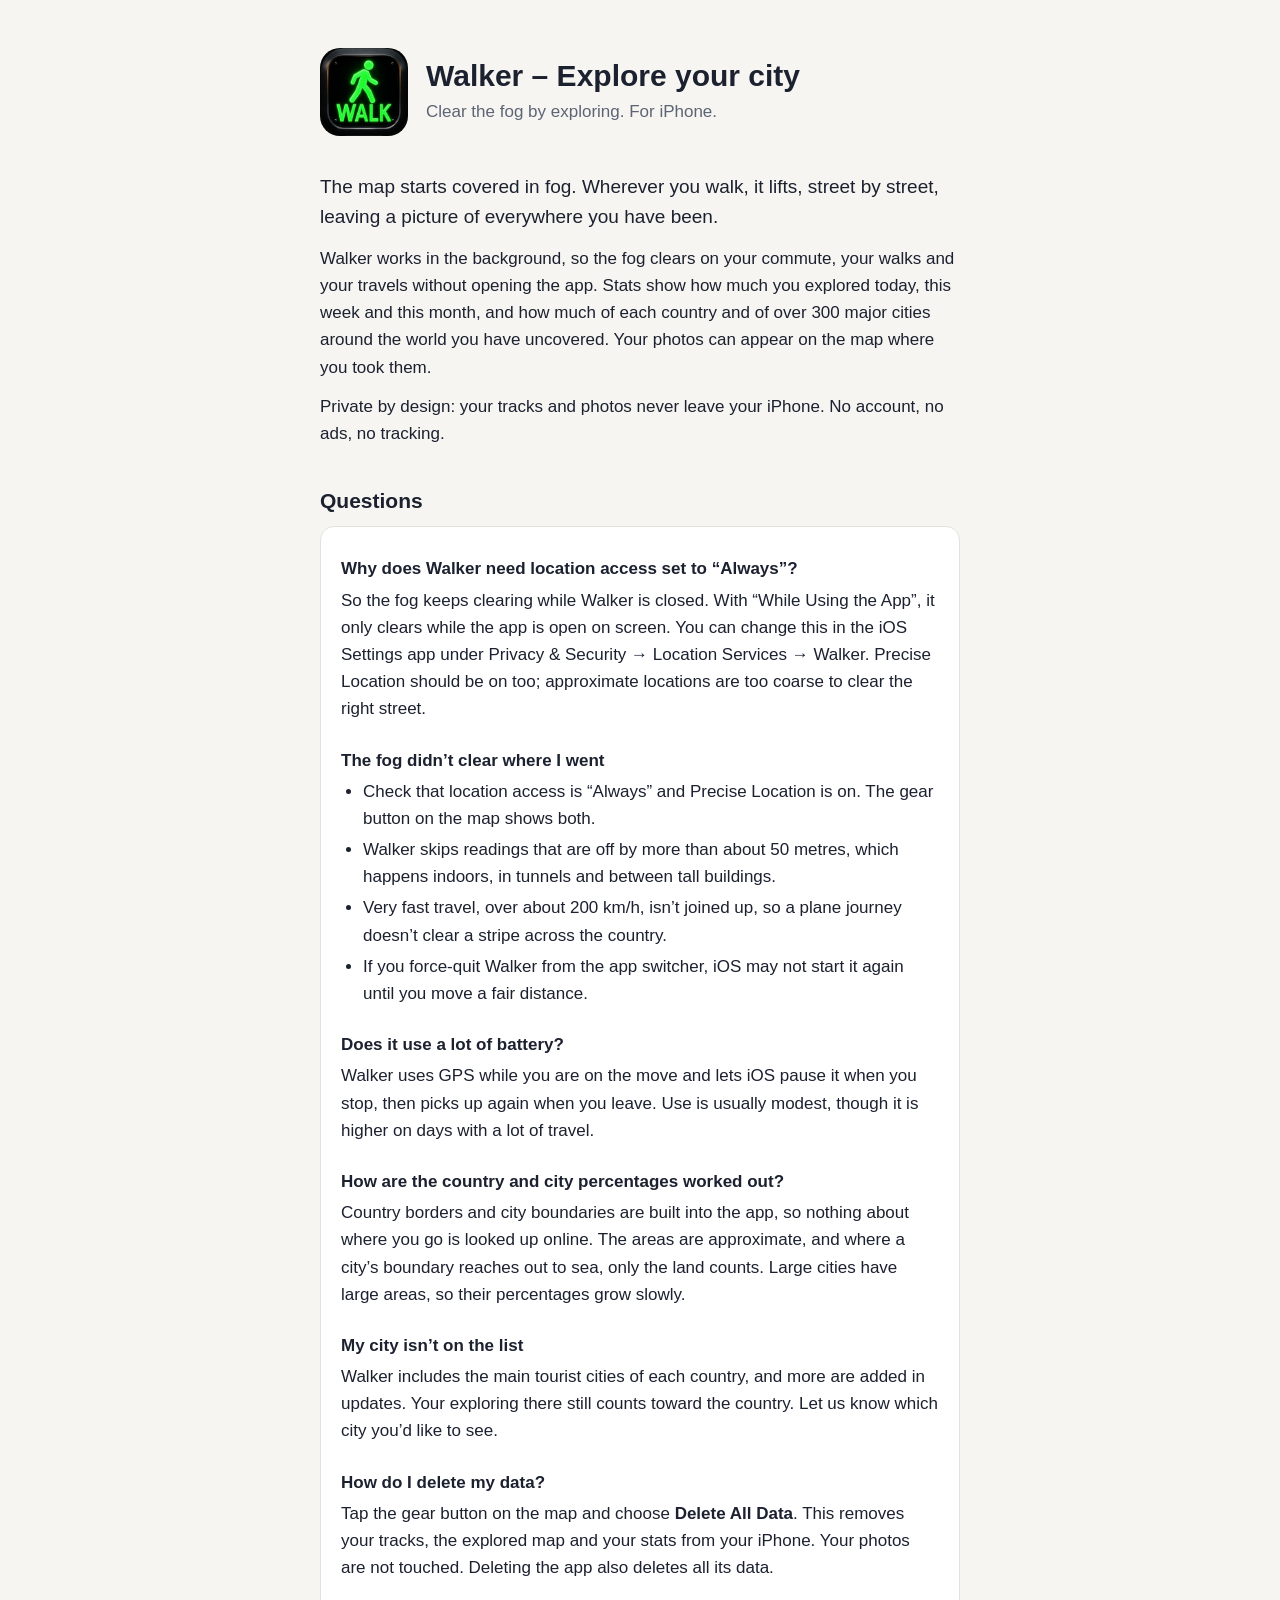
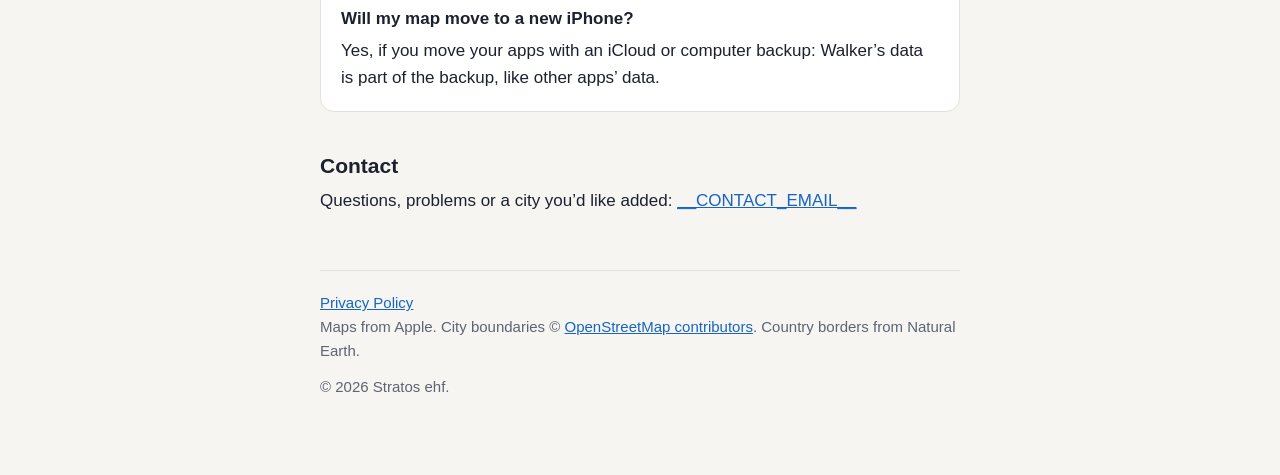
<file: site/walker/index.html>
<!doctype html>
<html lang="en">
<head>
  <meta charset="utf-8">
  <meta name="viewport" content="width=device-width, initial-scale=1">
  <title>Walker – Explore your city</title>
  <meta name="description" content="Walker clears a fog from the map wherever you walk. Everything it records stays on your iPhone.">
  <link rel="icon" type="image/png" href="icon.png">
  <link rel="apple-touch-icon" href="apple-touch-icon.png">
  <link rel="stylesheet" href="style.css">
</head>
<body>
<main>
  <header>
    <img src="icon.png" alt="">
    <div>
      <h1>Walker – Explore your city</h1>
      <p>Clear the fog by exploring. For iPhone.</p>
    </div>
  </header>

  <p class="lead">The map starts covered in fog. Wherever you walk, it lifts, street by street, leaving a picture of everywhere you have been.</p>
  <p>Walker works in the background, so the fog clears on your commute, your walks and your travels without opening the app. Stats show how much you explored today, this week and this month, and how much of each country and of over 300 major cities around the world you have uncovered. Your photos can appear on the map where you took them.</p>
  <p>Private by design: your tracks and photos never leave your iPhone. No account, no ads, no tracking.</p>

  <h2>Questions</h2>
  <div class="card">
    <h3>Why does Walker need location access set to “Always”?</h3>
    <p>So the fog keeps clearing while Walker is closed. With “While Using the App”, it only clears while the app is open on screen. You can change this in the iOS Settings app under Privacy &amp; Security → Location Services → Walker. Precise Location should be on too; approximate locations are too coarse to clear the right street.</p>

    <h3>The fog didn’t clear where I went</h3>
    <ul>
      <li>Check that location access is “Always” and Precise Location is on. The gear button on the map shows both.</li>
      <li>Walker skips readings that are off by more than about 50 metres, which happens indoors, in tunnels and between tall buildings.</li>
      <li>Very fast travel, over about 200 km/h, isn’t joined up, so a plane journey doesn’t clear a stripe across the country.</li>
      <li>If you force-quit Walker from the app switcher, iOS may not start it again until you move a fair distance.</li>
    </ul>

    <h3>Does it use a lot of battery?</h3>
    <p>Walker uses GPS while you are on the move and lets iOS pause it when you stop, then picks up again when you leave. Use is usually modest, though it is higher on days with a lot of travel.</p>

    <h3>How are the country and city percentages worked out?</h3>
    <p>Country borders and city boundaries are built into the app, so nothing about where you go is looked up online. The areas are approximate, and where a city’s boundary reaches out to sea, only the land counts. Large cities have large areas, so their percentages grow slowly.</p>

    <h3>My city isn’t on the list</h3>
    <p>Walker includes the main tourist cities of each country, and more are added in updates. Your exploring there still counts toward the country. Let us know which city you’d like to see.</p>

    <h3>How do I delete my data?</h3>
    <p>Tap the gear button on the map and choose <strong>Delete All Data</strong>. This removes your tracks, the explored map and your stats from your iPhone. Your photos are not touched. Deleting the app also deletes all its data.</p>

    <h3>Will my map move to a new iPhone?</h3>
    <p>Yes, if you move your apps with an iCloud or computer backup: Walker’s data is part of the backup, like other apps’ data.</p>
  </div>

  <h2>Contact</h2>
  <p>Questions, problems or a city you’d like added: <a href="mailto:__CONTACT_EMAIL__">__CONTACT_EMAIL__</a></p>

  <footer>
    <nav><a href="privacy/">Privacy Policy</a></nav>
    <p>Maps from Apple. City boundaries © <a href="https://www.openstreetmap.org/copyright">OpenStreetMap contributors</a>. Country borders from Natural Earth.</p>
    <p>© 2026 Stratos ehf.</p>
  </footer>
</main>
</body>
</html>
</file>
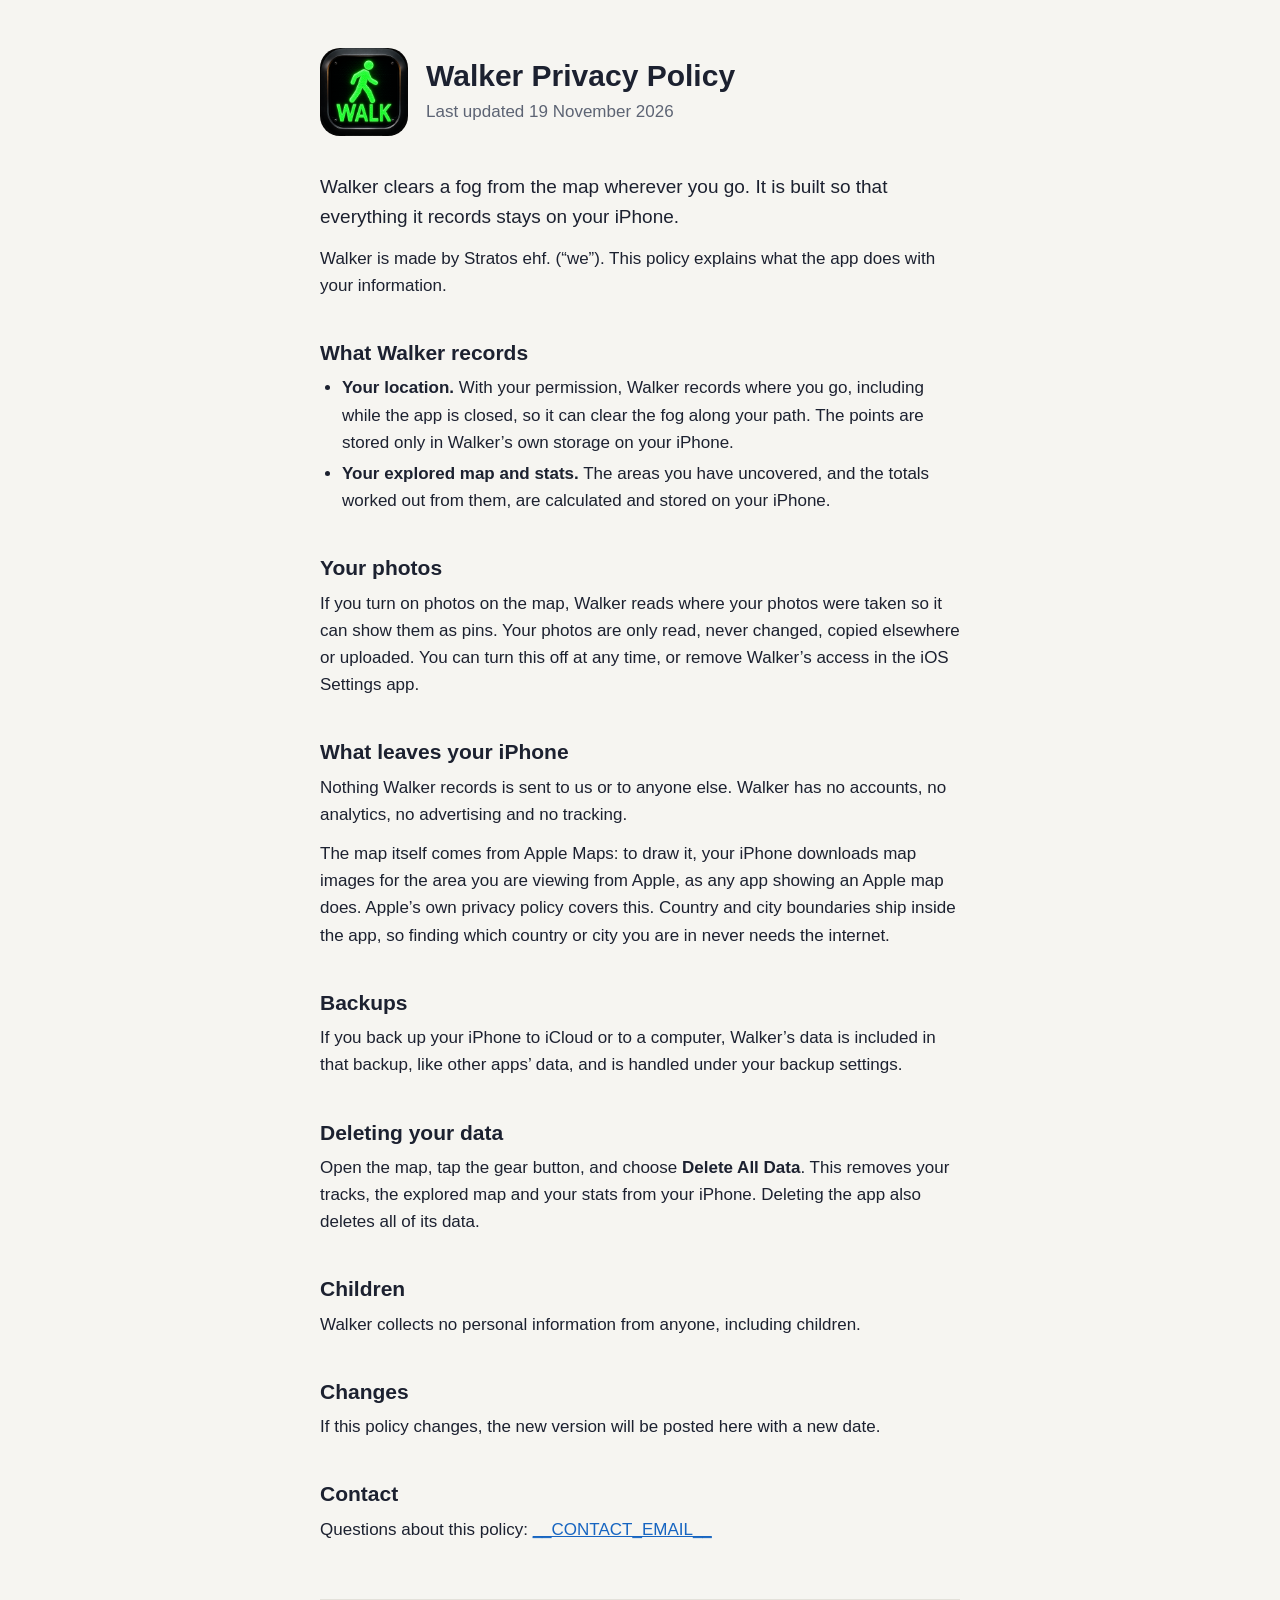
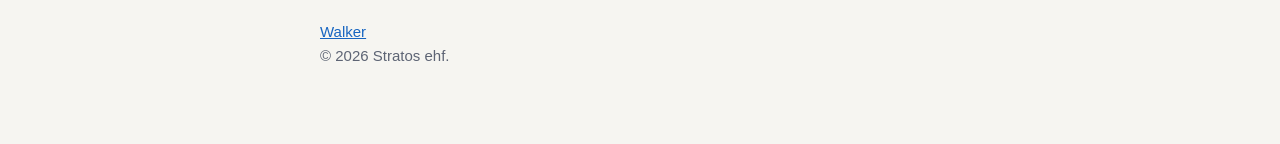
<file: site/walker/privacy/index.html>
<!doctype html>
<html lang="en">
<head>
  <meta charset="utf-8">
  <meta name="viewport" content="width=device-width, initial-scale=1">
  <title>Walker Privacy Policy</title>
  <meta name="description" content="Walker keeps everything it records on your iPhone.">
  <link rel="icon" type="image/png" href="../icon.png">
  <link rel="apple-touch-icon" href="../apple-touch-icon.png">
  <link rel="stylesheet" href="../style.css">
</head>
<body>
<main>
  <header>
    <img src="../icon.png" alt="">
    <div>
      <h1>Walker Privacy Policy</h1>
      <p>Last updated 19 November 2026</p>
    </div>
  </header>

  <p class="lead">Walker clears a fog from the map wherever you go. It is built so that everything it records stays on your iPhone.</p>
  <p>Walker is made by Stratos ehf. (“we”). This policy explains what the app does with your information.</p>

  <h2>What Walker records</h2>
  <ul>
    <li><strong>Your location.</strong> With your permission, Walker records where you go, including while the app is closed, so it can clear the fog along your path. The points are stored only in Walker’s own storage on your iPhone.</li>
    <li><strong>Your explored map and stats.</strong> The areas you have uncovered, and the totals worked out from them, are calculated and stored on your iPhone.</li>
  </ul>

  <h2>Your photos</h2>
  <p>If you turn on photos on the map, Walker reads where your photos were taken so it can show them as pins. Your photos are only read, never changed, copied elsewhere or uploaded. You can turn this off at any time, or remove Walker’s access in the iOS Settings app.</p>

  <h2>What leaves your iPhone</h2>
  <p>Nothing Walker records is sent to us or to anyone else. Walker has no accounts, no analytics, no advertising and no tracking.</p>
  <p>The map itself comes from Apple Maps: to draw it, your iPhone downloads map images for the area you are viewing from Apple, as any app showing an Apple map does. Apple’s own privacy policy covers this. Country and city boundaries ship inside the app, so finding which country or city you are in never needs the internet.</p>

  <h2>Backups</h2>
  <p>If you back up your iPhone to iCloud or to a computer, Walker’s data is included in that backup, like other apps’ data, and is handled under your backup settings.</p>

  <h2>Deleting your data</h2>
  <p>Open the map, tap the gear button, and choose <strong>Delete All Data</strong>. This removes your tracks, the explored map and your stats from your iPhone. Deleting the app also deletes all of its data.</p>

  <h2>Children</h2>
  <p>Walker collects no personal information from anyone, including children.</p>

  <h2>Changes</h2>
  <p>If this policy changes, the new version will be posted here with a new date.</p>

  <h2>Contact</h2>
  <p>Questions about this policy: <a href="mailto:__CONTACT_EMAIL__">__CONTACT_EMAIL__</a></p>

  <footer>
    <nav><a href="../">Walker</a></nav>
    <p>© 2026 Stratos ehf.</p>
  </footer>
</main>
</body>
</html>
</file>
<file: site/walker/style.css>
:root {
  --bg: #f6f5f1;
  --surface: #ffffff;
  --text: #1c2130;
  --muted: #5d6474;
  --rule: #e3e1da;
  --accent: #1f8a4c;
  --link: #1765c1;
  color-scheme: light dark;
}

@media (prefers-color-scheme: dark) {
  :root {
    --bg: #12151d;
    --surface: #1c212d;
    --text: #e9ebf0;
    --muted: #a3a9b7;
    --rule: #2c3240;
    --accent: #3ecf7a;
    --link: #6fb0ff;
  }
}

* { box-sizing: border-box; }

body {
  margin: 0;
  background: var(--bg);
  color: var(--text);
  font: 17px/1.6 -apple-system, BlinkMacSystemFont, "Segoe UI", Roboto, Helvetica, Arial, sans-serif;
  -webkit-text-size-adjust: 100%;
}

main {
  max-width: 680px;
  margin: 0 auto;
  padding: 48px 20px 64px;
}

header {
  display: flex;
  align-items: center;
  gap: 18px;
  margin-bottom: 36px;
}

header img {
  width: 88px;
  height: 88px;
  border-radius: 20px;
  flex: none;
}

header h1 {
  margin: 0;
  font-size: 30px;
  line-height: 1.2;
}

header p {
  margin: 4px 0 0;
  color: var(--muted);
}

h2 {
  margin: 40px 0 8px;
  font-size: 21px;
  line-height: 1.3;
}

h3 {
  margin: 24px 0 4px;
  font-size: 17px;
}

p, ul { margin: 0 0 12px; }
ul { padding-left: 22px; }
li { margin-bottom: 4px; }

a { color: var(--link); }

.card {
  background: var(--surface);
  border: 1px solid var(--rule);
  border-radius: 14px;
  padding: 4px 20px 8px;
  margin-top: 12px;
}

.lead { font-size: 19px; }
.muted { color: var(--muted); }

footer {
  margin-top: 56px;
  padding-top: 20px;
  border-top: 1px solid var(--rule);
  color: var(--muted);
  font-size: 15px;
}

footer nav a { margin-right: 16px; }

@media (max-width: 480px) {
  main { padding-top: 32px; }
  header img { width: 64px; height: 64px; border-radius: 15px; }
  header h1 { font-size: 24px; }
}
</file>
